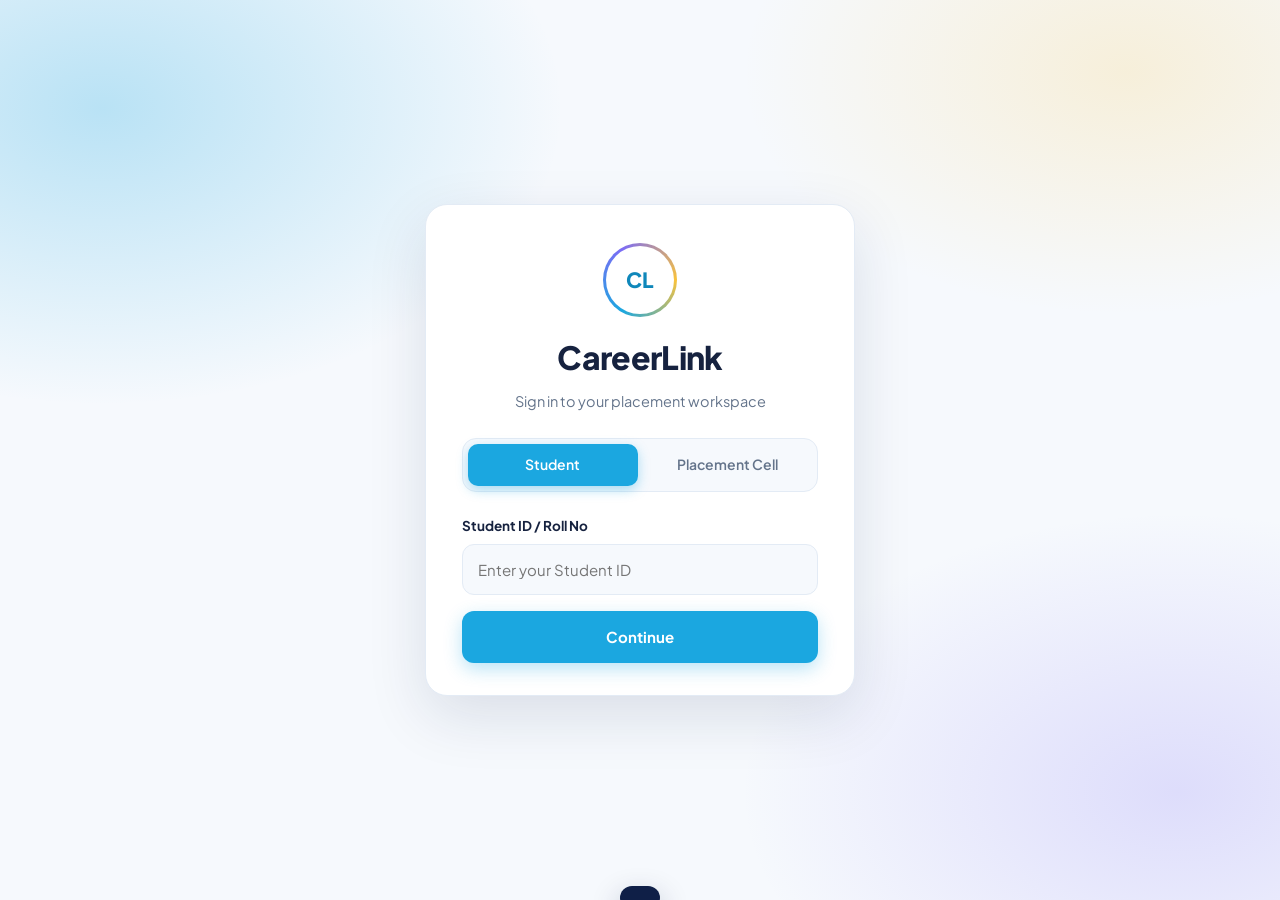
<file: template/index.html>
<!DOCTYPE html>
<html lang="en">
<head>
<meta charset="utf-8">
<meta name="viewport" content="width=device-width, initial-scale=1, viewport-fit=cover">
<title>CareerLink — Placement &amp; Internship Management System</title>
<link rel="preconnect" href="https://fonts.googleapis.com">
<link rel="preconnect" href="https://fonts.gstatic.com" crossorigin>
<link href="https://fonts.googleapis.com/css2?family=Plus+Jakarta+Sans:wght@400;500;600;700;800&display=swap" rel="stylesheet">
<style>
:root{
  --navy:#0f1f47;
  --navy-2:#16294f;
  --ink:#16223f;
  --ink-soft:#64748b;
  --paper:#f6f9fd;
  --surface:#ffffff;
  --line:#e3ebf5;
  --sky:#1ba7e0;
  --sky-deep:#0f87ba;
  --sky-soft:#e8f6fd;
  --amber:#f9c23c;
  --green:#12a06a;
  --green-soft:#e4f7ef;
  --rose:#ef4a5e;
  --violet:#7c6cf5;
  --shadow:0 1px 2px rgba(15,31,71,.05),0 12px 28px rgba(15,31,71,.07);
  box-sizing:border-box;
  padding-top:env(safe-area-inset-top,0px);
  padding-bottom:env(safe-area-inset-bottom,0px);
  color-scheme:light;
}
*,*::before,*::after{box-sizing:border-box}
html,body{height:100%}
body{margin:0;background:var(--paper);color:var(--ink);
  font:400 15px/1.55 "Plus Jakarta Sans",-apple-system,BlinkMacSystemFont,"Segoe UI",sans-serif;
  -webkit-font-smoothing:antialiased}
h1,h2,h3{margin:0;letter-spacing:-.02em;font-weight:800}
button{font:inherit;cursor:pointer;border:0;background:none;color:inherit}
input,select{font:inherit;color:inherit}
:focus-visible{outline:3px solid var(--sky);outline-offset:2px;border-radius:8px}
@media (prefers-reduced-motion:reduce){*{animation:none!important;transition:none!important}}

/* ============ LOGIN ============ */
.auth{min-height:100vh;display:grid;place-items:center;padding:32px 20px;
  background:
    radial-gradient(60% 55% at 8% 12%,rgba(27,167,224,.28),transparent 60%),
    radial-gradient(55% 50% at 92% 88%,rgba(124,108,245,.20),transparent 62%),
    radial-gradient(50% 45% at 88% 8%,rgba(249,194,60,.18),transparent 60%),
    var(--paper);
}
.logincard{width:100%;max-width:430px;background:var(--surface);border:1px solid var(--line);
  border-radius:22px;padding:38px 36px 32px;box-shadow:0 20px 60px rgba(15,31,71,.12);text-align:center}
.crest{width:74px;height:74px;margin:0 auto 16px;border-radius:50%;display:grid;place-items:center;
  background:conic-gradient(from 210deg,var(--sky),var(--violet),var(--amber),var(--sky));padding:3px}
.crest i{width:100%;height:100%;border-radius:50%;background:var(--surface);display:grid;place-items:center;
  font-style:normal;font-weight:800;font-size:21px;letter-spacing:.02em;color:var(--sky-deep)}
.logincard h1{font-size:32px}
.logincard .sub{color:var(--ink-soft);font-size:14.5px;margin:7px 0 26px}
.roletabs{display:grid;grid-template-columns:1fr 1fr;gap:5px;padding:5px;background:var(--paper);
  border:1px solid var(--line);border-radius:14px;margin-bottom:24px}
.roletabs button{padding:10px 6px;border-radius:10px;font-weight:600;font-size:14px;color:var(--ink-soft);transition:.16s}
.roletabs button[aria-selected="true"]{background:var(--sky);color:#fff;box-shadow:0 4px 12px rgba(27,167,224,.35)}
.field{display:block;text-align:left;margin-bottom:16px}
.field .lab{display:flex;justify-content:space-between;align-items:baseline;margin-bottom:7px}
.field .lab span{font-size:13.5px;font-weight:700}
.field .lab a{font-size:13px;color:var(--sky-deep);text-decoration:none;font-weight:600}
.input{width:100%;padding:13px 15px;border-radius:12px;border:1.5px solid var(--line);
  background:var(--paper);transition:.15s}
.input:focus{outline:none;border-color:var(--sky);background:var(--surface);box-shadow:0 0 0 4px rgba(27,167,224,.14)}
.input:disabled{background:var(--sky-soft);color:var(--sky-deep);font-weight:600;border-color:transparent;cursor:default}
.btn{width:100%;padding:14px;border-radius:12px;font-weight:700;color:#fff;background:var(--sky);
  box-shadow:0 6px 18px rgba(27,167,224,.3);transition:.14s}
.btn:hover{background:var(--sky-deep)}
.btn:active{transform:translateY(1px)}
.hint{margin-top:18px;padding:12px 14px;border-radius:12px;background:var(--sky-soft);
  font-size:13px;color:var(--ink-soft);text-align:left}
.hint b{color:var(--ink)}
.err{margin-top:12px;font-size:13.5px;color:var(--rose);font-weight:600;display:none}

/* ============ APP SHELL ============ */
.app{display:none;min-height:100vh;grid-template-columns:266px 1fr;grid-template-rows:68px 1fr}
.app.on{display:grid}
.topbar{grid-column:1/-1;display:flex;align-items:center;gap:16px;padding:0 24px;
  background:var(--surface);border-bottom:1px solid var(--line);position:sticky;top:0;z-index:20}
.topbar .mark{width:36px;height:36px;border-radius:50%;display:grid;place-items:center;font-weight:800;
  font-size:15px;color:#fff;background:linear-gradient(140deg,var(--sky),var(--violet))}
.topbar .rule{width:1px;height:26px;background:var(--line)}
.topbar h2{font-size:18px}
.topbar .right{margin-left:auto;display:flex;align-items:center;gap:12px}
.iconbtn{width:38px;height:38px;border-radius:50%;background:var(--sky-soft);display:grid;place-items:center;
  font-size:16px;position:relative}
.iconbtn .dot{position:absolute;top:8px;right:9px;width:7px;height:7px;border-radius:50%;background:var(--rose)}
.me{width:38px;height:38px;border-radius:50%;background:var(--amber);color:var(--navy);
  display:grid;place-items:center;font-weight:800}

.side{background:var(--navy);color:#cbd8ef;padding:22px 14px 18px;display:flex;flex-direction:column;
  position:sticky;top:68px;height:calc(100vh - 68px)}
.menulabel{font-size:11px;font-weight:700;letter-spacing:.14em;color:#7b8cb3;padding:0 12px;margin-bottom:12px}
.nav{display:flex;flex-direction:column;gap:3px}
.nav button{display:flex;align-items:center;gap:12px;padding:12px 14px;border-radius:10px;font-size:14.5px;
  font-weight:600;color:#c3d1ea;text-align:left;position:relative;transition:.15s}
.nav button:hover{background:var(--navy-2);color:#fff}
.nav button.active{background:var(--navy-2);color:var(--amber)}
.nav button.active::before{content:"";position:absolute;left:-14px;top:9px;bottom:9px;width:4px;
  border-radius:0 4px 4px 0;background:var(--amber)}
.nav .ic{width:19px;text-align:center;font-size:15px}
.side footer{margin-top:auto;border-top:1px solid rgba(255,255,255,.09);padding-top:14px;display:flex;flex-direction:column;gap:2px}
.side footer button{display:flex;align-items:center;gap:12px;padding:11px 14px;border-radius:10px;
  font-size:14px;font-weight:600;color:#c3d1ea}
.side footer button:hover{background:var(--navy-2)}
.side footer button.out{color:#ff7a89}

.main{padding:26px 30px 60px;max-width:1220px}
.pagehead{border-bottom:1px solid var(--line);padding-bottom:16px;margin-bottom:22px;
  display:flex;justify-content:space-between;align-items:flex-end;gap:18px;flex-wrap:wrap}
.pagehead h1{font-size:26px;color:var(--ink)}
.pagehead p{margin:6px 0 0;color:var(--ink-soft);font-size:14.5px}
.chip{display:inline-flex;align-items:center;gap:8px;padding:10px 16px;border-radius:999px;
  background:var(--surface);border:1px solid var(--line);font-size:14px;font-weight:600;box-shadow:var(--shadow)}
.chip.on{background:var(--sky-soft);border-color:transparent;color:var(--sky-deep)}
.view{display:none}.view.on{display:block}

.panel{background:var(--surface);border:1px solid var(--line);border-radius:16px;padding:20px;box-shadow:var(--shadow)}
.grid{display:grid;gap:16px}
.g4{grid-template-columns:repeat(4,1fr)}
.g3{grid-template-columns:repeat(3,1fr)}
.g2{grid-template-columns:repeat(2,1fr)}
.stat b{display:block;font-size:30px;font-weight:800;line-height:1.15}
.stat small{color:var(--ink-soft);font-size:13px;font-weight:500}
.stat.accent{background:linear-gradient(140deg,var(--sky),#1264a8);color:#fff;border-color:transparent}
.stat.accent small{color:rgba(255,255,255,.85)}

.banner{background:var(--surface);border:1px solid var(--line);border-radius:16px;padding:20px 22px;margin-bottom:18px;box-shadow:var(--shadow)}
.banner h3{font-size:19px}
.banner p{margin:6px 0 0;color:var(--ink-soft);font-size:14.5px}
.banner p b{color:var(--sky-deep)}

.job{background:var(--surface);border:1px solid var(--line);border-radius:16px;padding:18px 20px;
  box-shadow:var(--shadow);display:grid;grid-template-columns:1fr auto;gap:16px;align-items:start;margin-bottom:14px}
.job.locked{opacity:.7}
.job h3{font-size:17px;display:flex;align-items:center;gap:9px;flex-wrap:wrap}
.job .co{color:var(--ink-soft);font-size:14px;margin:4px 0 0}
.badge{font-size:11.5px;font-weight:700;padding:3px 9px;border-radius:7px;background:var(--green-soft);color:var(--green)}
.badge.warn{background:rgba(249,194,60,.2);color:#9a6a00}
.tags{display:flex;flex-wrap:wrap;gap:7px;margin-top:13px}
.tag{font-size:12.5px;font-weight:600;padding:5px 10px;border-radius:8px;background:var(--paper);
  border:1px solid var(--line);color:var(--ink-soft)}
.tag.skill{background:var(--sky-soft);border-color:transparent;color:var(--sky-deep)}
.pkg{font-size:21px;font-weight:800;text-align:right;white-space:nowrap}
.pkg small{display:block;font-size:12px;font-weight:500;color:var(--ink-soft)}
.act{margin-top:10px;display:flex;flex-direction:column;align-items:flex-end;gap:6px}
.apply{padding:10px 20px;border-radius:10px;background:var(--sky);color:#fff;font-weight:700;font-size:14px;
  box-shadow:0 5px 14px rgba(27,167,224,.28)}
.apply:hover{background:var(--sky-deep)}
.apply[disabled]{background:var(--paper);color:var(--ink-soft);border:1px solid var(--line);
  box-shadow:none;cursor:not-allowed}
.why{font-size:12.5px;color:var(--rose);max-width:23ch;text-align:right;font-weight:500}

.pill{font-size:12px;font-weight:700;padding:4px 11px;border-radius:999px;display:inline-block}
.pill.applied{background:rgba(249,194,60,.2);color:#9a6a00}
.pill.shortlisted{background:rgba(124,108,245,.14);color:var(--violet)}
.pill.interview{background:var(--sky-soft);color:var(--sky-deep)}
.pill.selected{background:var(--green-soft);color:var(--green)}
.pill.rejected{background:rgba(239,74,94,.14);color:var(--rose)}

table{width:100%;border-collapse:collapse;font-size:14.5px}
th{text-align:left;font-size:12.5px;font-weight:700;color:var(--ink-soft);padding:0 12px 10px;border-bottom:1px solid var(--line)}
td{padding:13px 12px;border-bottom:1px solid var(--line);vertical-align:middle}
tr:last-child td{border-bottom:0}
.tablewrap{overflow-x:auto}
.mini{padding:7px 14px;border-radius:9px;font-size:13px;font-weight:700;background:var(--paper);border:1px solid var(--line)}
.mini.go{background:var(--sky);color:#fff;border-color:transparent}
.mini.no{color:var(--rose)}

.timeline{list-style:none;margin:14px 0 0;padding:0 0 0 20px;border-left:2px solid var(--line)}
.timeline li{position:relative;padding:0 0 16px 16px;font-size:14px;color:var(--ink-soft)}
.timeline li::before{content:"";position:absolute;left:-27px;top:5px;width:12px;height:12px;border-radius:50%;
  background:var(--line);border:2px solid var(--surface)}
.timeline li.done::before{background:var(--sky)}
.timeline li.done{color:var(--ink);font-weight:600}

.toast{position:fixed;left:50%;bottom:26px;transform:translateX(-50%) translateY(150%);background:var(--navy);
  color:#fff;padding:12px 20px;border-radius:12px;font-size:14px;font-weight:600;
  box-shadow:0 12px 30px rgba(15,31,71,.3);transition:transform .25s;z-index:60}
.toast.show{transform:translateX(-50%) translateY(0)}
.empty{text-align:center;padding:44px 20px;color:var(--ink-soft)}
.empty b{display:block;color:var(--ink);font-size:16px;margin-bottom:4px}

@media(max-width:980px){
  .app.on{grid-template-columns:1fr;grid-template-rows:64px auto 1fr}
  .side{position:static;height:auto;flex-direction:row;flex-wrap:wrap;align-items:center;gap:8px;padding:12px 14px}
  .menulabel{display:none}
  .nav{flex-direction:row;flex-wrap:wrap;flex:1}
  .nav button.active::before{display:none}
  .side footer{margin:0;border:0;padding:0;flex-direction:row}
  .main{padding:20px 16px 50px}
  .g4,.g3,.g2{grid-template-columns:repeat(2,1fr)}
  .job{grid-template-columns:1fr}
  .pkg{text-align:left}.act{align-items:flex-start}.why{text-align:left}
}
@media(max-width:560px){.g4,.g3,.g2{grid-template-columns:1fr}.logincard{padding:30px 22px 26px}}
</style>
</head>
<body>

<!-- ============ LOGIN ============ -->
<div class="auth" id="auth">
  <div class="logincard">
    <div class="crest"><i>CL</i></div>
    <h1>CareerLink</h1>
    <p class="sub">Sign in to your placement workspace</p>

    <div class="roletabs" role="tablist">
      <button role="tab" aria-selected="true" data-role="student">Student</button>
      <button role="tab" aria-selected="false" data-role="admin">Placement Cell</button>
    </div>

    <div id="step1">
      <label class="field">
        <span class="lab"><span id="idLabel">Student ID / Roll No</span></span>
        <input class="input" id="uid" autocomplete="username" placeholder="Enter your Student ID">
      </label>
      <button class="btn" id="continueBtn">Continue</button>
      <p class="err" id="err1">Enter your ID to continue.</p>
    </div>

    <!-- returning user: password login -->
    <div id="stepLogin" style="display:none">
      <label class="field">
        <span class="lab"><span>Signing in as</span><a href="#" class="changeId" onclick="return false">Change</a></span>
        <input class="input" id="uidDisplay1" disabled>
      </label>
      <label class="field">
        <span class="lab"><span>Password</span><a href="#" id="forgot" onclick="return false">Forgot Password?</a></span>
        <input class="input" id="pwd" type="password" autocomplete="current-password" placeholder="••••••••">
      </label>
      <button class="btn" id="loginBtn">Login</button>
      <p class="err" id="errLogin">That password doesn't match this ID.</p>
    </div>

    <!-- first-time user: create a password -->
    <div id="stepCreate" style="display:none">
      <div class="hint" style="margin:0 0 18px">No account found for this ID yet. Set a password to create one.</div>
      <label class="field">
        <span class="lab"><span>Signing in as</span><a href="#" class="changeId" onclick="return false">Change</a></span>
        <input class="input" id="uidDisplay2" disabled>
      </label>
      <label class="field">
        <span class="lab"><span>Create password</span></span>
        <input class="input" id="pwdNew" type="password" autocomplete="new-password" placeholder="At least 4 characters">
      </label>
      <label class="field">
        <span class="lab"><span>Confirm password</span></span>
        <input class="input" id="pwdNew2" type="password" autocomplete="new-password" placeholder="Re-enter password">
      </label>
      <button class="btn" id="createBtn">Set password &amp; sign in</button>
      <p class="err" id="errCreate">Check both passwords match and are at least 4 characters.</p>
    </div>

    <!-- forgot password: reset -->
    <div id="stepReset" style="display:none">
      <label class="field">
        <span class="lab"><span>Resetting password for</span><a href="#" class="changeId" onclick="return false">Change</a></span>
        <input class="input" id="uidDisplay3" disabled>
      </label>
      <label class="field">
        <span class="lab"><span>New password</span></span>
        <input class="input" id="pwdReset" type="password" autocomplete="new-password" placeholder="At least 4 characters">
      </label>
      <label class="field">
        <span class="lab"><span>Confirm new password</span></span>
        <input class="input" id="pwdReset2" type="password" autocomplete="new-password" placeholder="Re-enter password">
      </label>
      <button class="btn" id="resetBtn">Save password &amp; sign in</button>
      <p class="err" id="errReset">Check both passwords match and are at least 4 characters.</p>
    </div>
  </div>
</div>

<!-- ============ APP ============ -->
<div class="app" id="app">
  <header class="topbar">
    <div class="mark" id="mark">CL</div>
    <div class="rule"></div>
    <h2 id="portalName">Student Portal</h2>
    <div class="right">
      <button class="iconbtn" id="bell" title="Notifications">🔔<span class="dot"></span></button>
      <div class="me" id="avatar">S</div>
    </div>
  </header>

  <aside class="side">
    <div class="menulabel">MAIN MENU</div>
    <nav class="nav" id="nav"></nav>
    <footer>
      <button id="chpwd"><span class="ic">🔑</span> Change Password</button>
      <button class="out" id="signout"><span class="ic">⇥</span> Logout</button>
    </footer>
  </aside>

  <main class="main" id="main"></main>
</div>

<div class="toast" id="toast"></div>

<script>
/* ---------------- data ---------------- */
const me={name:"Shanu Khatana",roll:"240221096",branch:"CSE",cgpa:8.4,backlogs:0,currentOffer:0,
  skills:["Java","SQL","React","DBMS"],resume:"Shanu_Khatana_v3.pdf"};

const opportunities=[
 {id:1,role:"Software Engineer — Backend",company:"Zeta Systems",type:"Full-time",location:"Bengaluru",
  cgpa:7.5,branches:["CSE","IT"],maxBacklogs:0,package:14,openings:12,deadline:"28 Sep",skills:["Java","SQL","REST"],applicants:64},
 {id:2,role:"Data Analyst Intern",company:"Nimbus Analytics",type:"Internship",location:"Remote",
  cgpa:7.0,branches:["CSE","IT","ECE"],maxBacklogs:1,package:6,openings:8,deadline:"25 Sep",skills:["Python","SQL","Excel"],applicants:38},
 {id:3,role:"Platform Engineer",company:"Arclight Cloud",type:"Full-time",location:"Hyderabad",
  cgpa:8.0,branches:["CSE","IT"],maxBacklogs:0,package:22,openings:4,deadline:"2 Oct",skills:["Linux","Docker","Go"],applicants:27},
 {id:4,role:"Embedded Firmware Engineer",company:"Volt Instruments",type:"Full-time",location:"Pune",
  cgpa:7.2,branches:["ECE","EEE"],maxBacklogs:2,package:9,openings:6,deadline:"30 Sep",skills:["C","RTOS"],applicants:19},
 {id:5,role:"Frontend Developer",company:"Paperfold",type:"Full-time",location:"Noida",
  cgpa:7.0,branches:["CSE","IT"],maxBacklogs:1,package:8,openings:10,deadline:"26 Sep",skills:["React","CSS","JS"],applicants:52}
];

let applications=[
 {id:101,oppId:5,student:"Shanu Khatana",roll:"240221096",branch:"CSE",cgpa:8.4,status:"Interview",date:"14 Sep"},
 {id:102,oppId:2,student:"Shanu Khatana",roll:"240221096",branch:"CSE",cgpa:8.4,status:"Shortlisted",date:"16 Sep"}
];
const otherApps=[
 {id:201,oppId:1,student:"Abhinav Khatana",roll:"240211097",branch:"CSE",cgpa:8.1,status:"Applied",date:"18 Sep"},
 {id:202,oppId:1,student:"Jyotsna Chamoli",roll:"240211628",branch:"IT",cgpa:7.9,status:"Applied",date:"18 Sep"},
 {id:203,oppId:3,student:"Ritika Rawat",roll:"240211455",branch:"CSE",cgpa:9.1,status:"Shortlisted",date:"17 Sep"},
 {id:204,oppId:4,student:"Manav Negi",roll:"240210988",branch:"ECE",cgpa:7.4,status:"Applied",date:"19 Sep"},
 {id:205,oppId:5,student:"Priya Bisht",roll:"240211220",branch:"IT",cgpa:6.8,status:"Rejected",date:"15 Sep"}
];

let role="student";
const $=s=>document.querySelector(s);
const esc=s=>String(s).replace(/[&<>]/g,c=>({'&':'&amp;','<':'&lt;','>':'&gt;'}[c]));
const opp=id=>opportunities.find(o=>o.id===id);
const toast=m=>{const t=$("#toast");t.textContent=m;t.classList.add("show");clearTimeout(t._t);t._t=setTimeout(()=>t.classList.remove("show"),2400)};

function check(o){
  if(me.cgpa<o.cgpa) return `Needs ${o.cgpa} CGPA — you have ${me.cgpa}`;
  if(!o.branches.includes(me.branch)) return `Open to ${o.branches.join(", ")} only`;
  if(me.backlogs>o.maxBacklogs) return `Max ${o.maxBacklogs} backlog allowed`;
  if(me.currentOffer&&o.package<=me.currentOffer) return `Below your ₹${me.currentOffer} LPA offer`;
  return null;
}
const applied=id=>applications.some(a=>a.oppId===id);

/* ---------------- accounts (stored in this browser only) ---------------- */
function loadAccounts(){
  try{ return JSON.parse(localStorage.getItem("careerlink_accounts")||"{}"); }
  catch(e){ return {}; }
}
function saveAccounts(obj){
  try{ localStorage.setItem("careerlink_accounts", JSON.stringify(obj)); }
  catch(e){ /* storage unavailable — session still works, just won't persist */ }
}
const acctKey=(r,id)=>r+":"+id.trim().toLowerCase();

/* ---------------- login ---------------- */
let pendingId="";
const steps=["step1","stepLogin","stepCreate","stepReset"];
function showStep(name){
  steps.forEach(s=>$("#"+s).style.display = s===name?"block":"none");
  ["#err1","#errLogin","#errCreate","#errReset"].forEach(s=>$(s).style.display="none");
}

document.querySelectorAll(".roletabs button").forEach(b=>b.onclick=()=>{
  document.querySelectorAll(".roletabs button").forEach(x=>x.setAttribute("aria-selected",x===b));
  role=b.dataset.role;
  const st=role==="student";
  $("#idLabel").textContent=st?"Student ID / Roll No":"Staff ID / Email";
  $("#uid").placeholder=st?"Enter your Student ID":"placement@college.edu";
  $("#uid").value="";
  showStep("step1");
});

$("#continueBtn").onclick=()=>{
  const u=$("#uid").value.trim();
  if(!u){$("#err1").style.display="block";return}
  pendingId=u;
  const accounts=loadAccounts();
  const exists = !!accounts[acctKey(role,u)];
  $("#uidDisplay1").value=u;$("#uidDisplay2").value=u;$("#uidDisplay3").value=u;
  if(exists){ showStep("stepLogin"); $("#pwd").value=""; $("#pwd").focus(); }
  else{ showStep("stepCreate"); $("#pwdNew").value="";$("#pwdNew2").value=""; $("#pwdNew").focus(); }
};
$("#uid").addEventListener("keydown",e=>{if(e.key==="Enter")$("#continueBtn").click()});
document.querySelectorAll(".changeId").forEach(a=>a.onclick=()=>showStep("step1"));

$("#loginBtn").onclick=()=>{
  const accounts=loadAccounts(), key=acctKey(role,pendingId), p=$("#pwd").value;
  if(!p || accounts[key]!==p){ $("#errLogin").style.display="block"; return; }
  $("#errLogin").style.display="none"; enter();
};
$("#pwd").addEventListener("keydown",e=>{if(e.key==="Enter")$("#loginBtn").click()});

$("#forgot").onclick=()=>{ $("#pwdReset").value="";$("#pwdReset2").value=""; showStep("stepReset"); $("#pwdReset").focus(); };

$("#createBtn").onclick=()=>{
  const a=$("#pwdNew").value, b=$("#pwdNew2").value;
  if(a.length<4 || a!==b){ $("#errCreate").style.display="block"; return; }
  const accounts=loadAccounts(); accounts[acctKey(role,pendingId)]=a; saveAccounts(accounts);
  $("#errCreate").style.display="none"; toast("Password set — you're in"); enter();
};
[$("#pwdNew"),$("#pwdNew2")].forEach(el=>el.addEventListener("keydown",e=>{if(e.key==="Enter")$("#createBtn").click()}));

$("#resetBtn").onclick=()=>{
  const a=$("#pwdReset").value, b=$("#pwdReset2").value;
  if(a.length<4 || a!==b){ $("#errReset").style.display="block"; return; }
  const accounts=loadAccounts(); accounts[acctKey(role,pendingId)]=a; saveAccounts(accounts);
  $("#errReset").style.display="none"; toast("Password updated — you're in"); enter();
};
[$("#pwdReset"),$("#pwdReset2")].forEach(el=>el.addEventListener("keydown",e=>{if(e.key==="Enter")$("#resetBtn").click()}));

$("#signout").onclick=()=>{
  $("#app").classList.remove("on");$("#auth").style.display="grid";
  $("#uid").value=""; showStep("step1");
};
$("#chpwd").onclick=()=>{ $("#app").classList.remove("on");$("#auth").style.display="grid"; $("#uid").value=pendingId; $("#continueBtn").click(); $("#forgot").click(); };
$("#bell").onclick=()=>toast(role==="student"?"2 deadlines closing this week":"3 new applications today");

function enter(){
  $("#auth").style.display="none";
  $("#app").classList.add("on");$("#app").dataset.role=role;
  const items=role==="student"
    ?[["opps","Opportunities","🎯"],["mine","My Applications","📄"],["profile","My Profile","👤"]]
    :[["overview","Overview","📊"],["post","Post Opportunity","➕"],["apps","Applications","🗂"],["companies","Companies","🏢"]];
  $("#nav").innerHTML=items.map(([k,l,i],n)=>`<button data-view="${k}" class="${n?"":"active"}"><span class="ic">${i}</span>${l}</button>`).join("");
  $("#nav").querySelectorAll("button").forEach(b=>b.onclick=()=>{
    $("#nav").querySelectorAll("button").forEach(x=>x.classList.toggle("active",x===b));
    render(b.dataset.view);
  });
  $("#portalName").textContent=role==="student"?"Student Portal":"Placement Cell Portal";
  $("#avatar").textContent=role==="student"?"S":"P";
  render(items[0][0]);window.scrollTo(0,0);
}

/* ---------------- views ---------------- */
function render(v){
  $("#main").innerHTML=({opps:studentOpps,mine:studentApps,profile:studentProfile,
    overview:adminOverview,post:adminPost,apps:adminApps,companies:adminCompanies})[v]();
  bind();window.scrollTo(0,0);
}
const head=(t,s,extra="")=>`<div class="pagehead"><div><h1>${t}</h1><p>${s}</p></div>${extra}</div>`;

function studentOpps(){
  const cards=opportunities.map(o=>{
    const why=check(o),done=applied(o.id);
    return `<article class="job ${why?"locked":""}">
      <div>
        <h3>${esc(o.role)} ${why?'<span class="badge warn">Not eligible</span>':'<span class="badge">Eligible</span>'}</h3>
        <p class="co">${esc(o.company)} · ${o.location} · ${o.type}</p>
        <div class="tags">
          <span class="tag">CGPA ≥ ${o.cgpa}</span>
          <span class="tag">${o.branches.join(" / ")}</span>
          <span class="tag">Backlogs ≤ ${o.maxBacklogs}</span>
          <span class="tag">Apply by ${o.deadline}</span>
          ${o.skills.map(s=>`<span class="tag skill">${s}</span>`).join("")}
        </div>
      </div>
      <div>
        <div class="pkg">₹${o.package} LPA<small>${o.openings} openings</small></div>
        <div class="act">
          <button class="apply" data-apply="${o.id}" ${why||done?"disabled":""}>${done?"Applied":why?"Locked":"Apply now"}</button>
          ${why?`<span class="why">${esc(why)}</span>`:""}
        </div>
      </div>
    </article>`}).join("");
  return head("Opportunities","Roles open to you right now, checked against your profile.",
    `<span class="chip on">Semester 5 · 2026 batch</span>`)+`
    <div class="banner"><h3>Package rule</h3>
      <p>You can apply only to roles paying more than your current offer${me.currentOffer?` of <b>₹${me.currentOffer} LPA</b>`:" — <b>you have no offer yet</b>, so everything is open"}.</p></div>
    ${cards}`;
}

function studentApps(){
  if(!applications.length) return head("My Applications","Track where each application stands.")+
    `<div class="panel empty"><b>Nothing here yet</b>Apply to a role and it will show up here.</div>`;
  const stages=["Applied","Shortlisted","Interview","Selected"];
  return head("My Applications","Track where each application stands.")+applications.map(a=>{
    const o=opp(a.oppId),i=stages.indexOf(a.status);
    return `<div class="panel" style="margin-bottom:14px">
      <div style="display:flex;justify-content:space-between;gap:14px;flex-wrap:wrap;align-items:flex-start">
        <div><h3 style="font-size:17px">${esc(o.role)}</h3>
        <p style="margin:4px 0 0;color:var(--ink-soft);font-size:14px">${esc(o.company)} · applied ${a.date} · ₹${o.package} LPA</p></div>
        <span class="pill ${a.status.toLowerCase()}">${a.status}</span></div>
      <ul class="timeline">${stages.map((s,k)=>`<li class="${k<=i&&a.status!=="Rejected"?"done":""}">${s}</li>`).join("")}</ul>
    </div>`}).join("");
}

function studentProfile(){
  return head("My Profile","What recruiters and the placement cell see.")+`
  <div class="grid g4" style="margin-bottom:18px">
    <div class="panel stat"><b>${me.cgpa}</b><small>CGPA</small></div>
    <div class="panel stat"><b>${me.backlogs}</b><small>Active backlogs</small></div>
    <div class="panel stat"><b>${applications.length}</b><small>Applications</small></div>
    <div class="panel stat accent"><b>${me.currentOffer?"₹"+me.currentOffer+" LPA":"None"}</b><small>Current offer</small></div>
  </div>
  <div class="grid g2">
    <div class="panel"><h3 style="font-size:16px;margin-bottom:12px">Details</h3>
      <table><tbody>
        <tr><td style="color:var(--ink-soft)">Name</td><td>${me.name}</td></tr>
        <tr><td style="color:var(--ink-soft)">Roll number</td><td>${me.roll}</td></tr>
        <tr><td style="color:var(--ink-soft)">Branch</td><td>${me.branch}</td></tr>
        <tr><td style="color:var(--ink-soft)">Resume</td><td>${me.resume}</td></tr>
      </tbody></table></div>
    <div class="panel"><h3 style="font-size:16px;margin-bottom:12px">Skills</h3>
      <div class="tags">${me.skills.map(s=>`<span class="tag skill">${s}</span>`).join("")}</div>
      <p style="color:var(--ink-soft);font-size:14px;margin-top:18px">Skills are matched against each role's requirements to rank you during shortlisting.</p></div>
  </div>`;
}

/* ---------- admin ---------- */
const allApps=()=>[...applications,...otherApps];

function adminOverview(){
  const a=allApps();
  const recent=a.slice(0,5).map(x=>`<tr>
    <td><b>${esc(x.student)}</b><br><small style="color:var(--ink-soft)">${x.roll} · ${x.branch}</small></td>
    <td>${esc(opp(x.oppId).role)}<br><small style="color:var(--ink-soft)">${esc(opp(x.oppId).company)}</small></td>
    <td>${x.date}</td><td><span class="pill ${x.status.toLowerCase()}">${x.status}</span></td></tr>`).join("");
  return head("Overview","Placement activity for the 2026 batch.")+`
  <div class="grid g4" style="margin-bottom:18px">
    <div class="panel stat"><b>${opportunities.length}</b><small>Active opportunities</small></div>
    <div class="panel stat"><b>${a.length}</b><small>Total applications</small></div>
    <div class="panel stat"><b>${a.filter(x=>x.status==="Shortlisted"||x.status==="Interview").length}</b><small>In process</small></div>
    <div class="panel stat accent"><b>₹22 LPA</b><small>Highest package</small></div>
  </div>
  <div class="panel"><h3 style="font-size:16px;margin-bottom:12px">Recent applications</h3>
  <div class="tablewrap"><table><thead><tr><th>Student</th><th>Role</th><th>Applied</th><th>Status</th></tr></thead>
  <tbody>${recent}</tbody></table></div></div>`;
}

function adminPost(){
  return head("Post Opportunity","Publish a role — eligible students see it instantly.")+`
  <div class="panel" style="max-width:780px">
    <div class="grid g2">
      <label class="field"><span class="lab"><span>Company</span></span><input class="input" id="f_co" placeholder="Zeta Systems"></label>
      <label class="field"><span class="lab"><span>Role</span></span><input class="input" id="f_role" placeholder="Software Engineer"></label>
      <label class="field"><span class="lab"><span>Package (₹ LPA)</span></span><input class="input" id="f_pkg" type="number" placeholder="14"></label>
      <label class="field"><span class="lab"><span>Openings</span></span><input class="input" id="f_open" type="number" placeholder="10"></label>
      <label class="field"><span class="lab"><span>Minimum CGPA</span></span><input class="input" id="f_cgpa" type="number" step="0.1" placeholder="7.5"></label>
      <label class="field"><span class="lab"><span>Maximum backlogs</span></span><input class="input" id="f_bl" type="number" placeholder="0"></label>
      <label class="field"><span class="lab"><span>Eligible branches</span></span><input class="input" id="f_br" placeholder="CSE, IT"></label>
      <label class="field"><span class="lab"><span>Application deadline</span></span><input class="input" id="f_dl" placeholder="30 Sep"></label>
    </div>
    <label class="field"><span class="lab"><span>Required skills</span></span><input class="input" id="f_sk" placeholder="Java, SQL, REST"></label>
    <button class="btn" id="publish" style="width:auto;padding:13px 28px">Publish opportunity</button>
  </div>`;
}

function adminApps(){
  const rows=allApps().map(x=>{const o=opp(x.oppId);
    return `<tr>
      <td><b>${esc(x.student)}</b><br><small style="color:var(--ink-soft)">${x.roll} · ${x.branch} · ${x.cgpa} CGPA</small></td>
      <td>${esc(o.role)}<br><small style="color:var(--ink-soft)">${esc(o.company)}</small></td>
      <td>₹${o.package} LPA</td>
      <td><span class="pill ${x.status.toLowerCase()}">${x.status}</span></td>
      <td style="white-space:nowrap">
        <button class="mini go" data-set="${x.id}" data-status="Shortlisted">Shortlist</button>
        <button class="mini no" data-set="${x.id}" data-status="Rejected">Reject</button></td></tr>`}).join("");
  return head("Applications","Shortlist or reject — students see the update on their tracker.")+`
    <div class="panel"><div class="tablewrap"><table>
    <thead><tr><th>Student</th><th>Role</th><th>Package</th><th>Status</th><th>Decision</th></tr></thead>
    <tbody>${rows}</tbody></table></div></div>`;
}

function adminCompanies(){
  const map={};opportunities.forEach(o=>{(map[o.company]=map[o.company]||[]).push(o)});
  return head("Companies","Recruiters currently hiring on campus.")+`<div class="grid g2">`+
    Object.entries(map).map(([c,list])=>`<div class="panel">
      <h3 style="font-size:16.5px">${esc(c)}</h3>
      <p style="color:var(--ink-soft);font-size:14px;margin:5px 0 12px">${list.length} open role${list.length>1?"s":""} · ${list.reduce((s,o)=>s+o.applicants,0)} applicants</p>
      <div class="tags">${list.map(o=>`<span class="tag">${esc(o.role)} — ₹${o.package} LPA</span>`).join("")}</div></div>`).join("")+`</div>`;
}

/* ---------------- actions ---------------- */
function bind(){
  document.querySelectorAll("[data-apply]").forEach(b=>b.onclick=()=>{
    const o=opp(+b.dataset.apply);
    applications.unshift({id:Date.now(),oppId:o.id,student:me.name,roll:me.roll,branch:me.branch,
      cgpa:me.cgpa,status:"Applied",date:"21 Sep"});
    toast(`Applied to ${o.role} at ${o.company}`);render("opps");
  });
  document.querySelectorAll("[data-set]").forEach(b=>b.onclick=()=>{
    const id=+b.dataset.set,s=b.dataset.status;
    [applications,otherApps].forEach(l=>{const a=l.find(x=>x.id===id);if(a)a.status=s});
    toast(`Marked ${s.toLowerCase()}`);render("apps");
  });
  const pub=$("#publish");
  if(pub) pub.onclick=()=>{
    const v=id=>$(id).value.trim();
    if(!v("#f_co")||!v("#f_role")||!v("#f_pkg")) return toast("Add company, role and package to publish");
    opportunities.unshift({id:Date.now(),role:v("#f_role"),company:v("#f_co"),type:"Full-time",
      location:"On campus",cgpa:+v("#f_cgpa")||0,branches:(v("#f_br")||"CSE").split(",").map(s=>s.trim()),
      maxBacklogs:+v("#f_bl")||0,package:+v("#f_pkg"),openings:+v("#f_open")||1,
      deadline:v("#f_dl")||"TBD",skills:v("#f_sk")?v("#f_sk").split(",").map(s=>s.trim()):[],applicants:0});
    toast("Opportunity published");
    document.querySelectorAll(".nav button").forEach(x=>x.classList.toggle("active",x.dataset.view==="companies"));
    render("companies");
  };
}
</script>
</body>
</html>
</file>
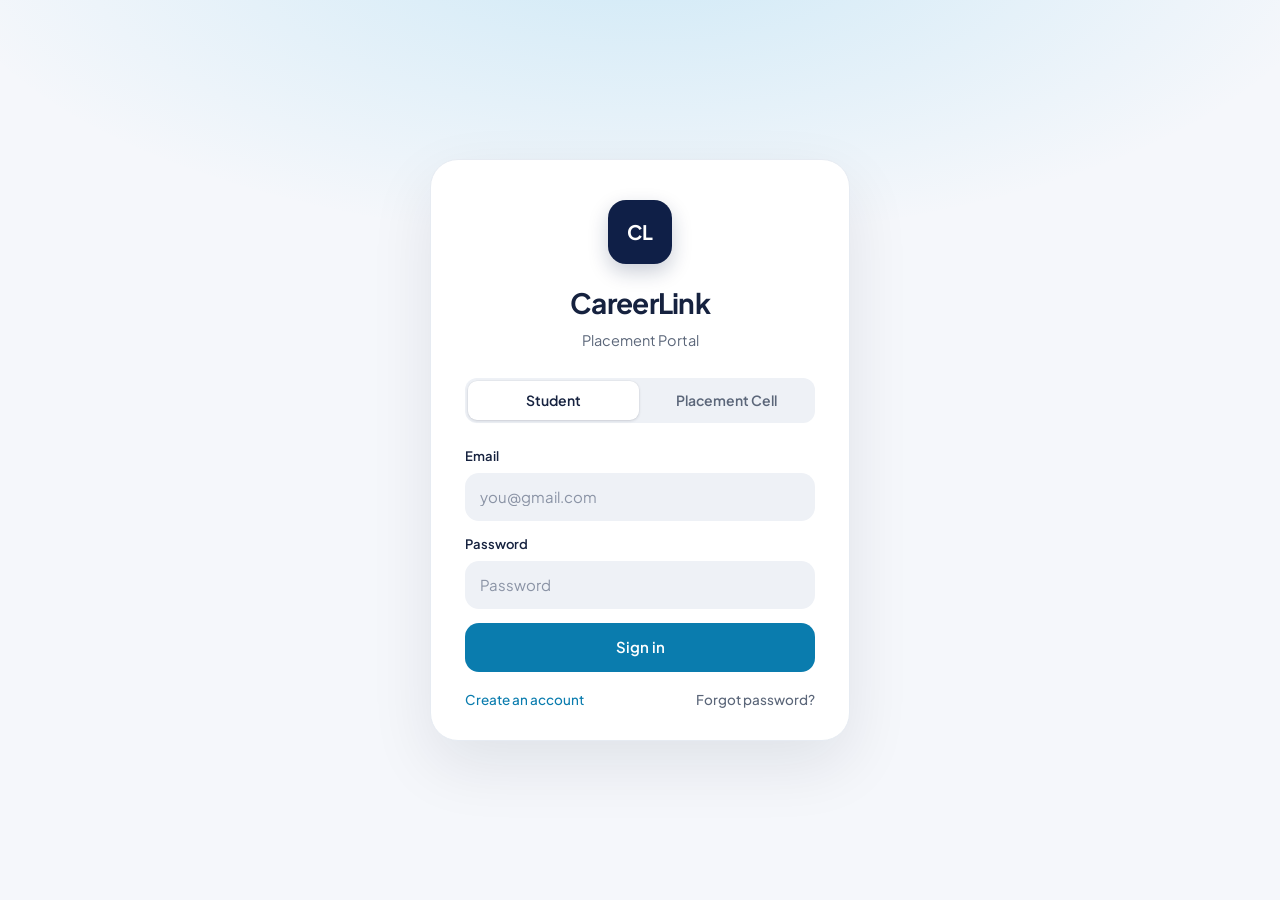
<file: templates/index.html>
<!DOCTYPE html>
<html lang="en">
<head>
<meta charset="utf-8">
<meta name="viewport" content="width=device-width, initial-scale=1, viewport-fit=cover">
<meta name="theme-color" content="#f5f7fb">
<meta name="description" content="CareerLink — the placement portal for students and the placement cell.">
<title>CareerLink — Placement Portal</title>
<link rel="icon" href="data:image/svg+xml,%3Csvg xmlns='http://www.w3.org/2000/svg' viewBox='0 0 64 64'%3E%3Crect width='64' height='64' rx='16' fill='%230f1f47'/%3E%3Ctext x='32' y='41' font-family='Arial,sans-serif' font-size='26' font-weight='700' text-anchor='middle' fill='white'%3ECL%3C/text%3E%3C/svg%3E">
<link rel="preconnect" href="https://fonts.googleapis.com">
<link rel="preconnect" href="https://fonts.gstatic.com" crossorigin>
<link rel="stylesheet" href="https://fonts.googleapis.com/css2?family=Plus+Jakarta+Sans:wght@400;500;600;700&display=swap">
<link rel="stylesheet" href="/static/style.css">
</head>
<body>

<!-- ============================ AUTH ============================ -->
<div id="auth" class="auth" style="display:none">
  <div class="logincard">
    <div class="crest"><i>CL</i></div>
    <h1>CareerLink</h1>
    <p class="sub">Placement Portal</p>

    <div class="roletabs" role="tablist" aria-label="Sign in as">
      <button data-role="student" aria-selected="true" role="tab">Student</button>
      <button data-role="admin"   aria-selected="false" role="tab">Placement Cell</button>
    </div>

    <!-- ---------- student login ---------- -->
    <section id="stLogin" class="step on">
      <label class="field"><span class="lab"><span>Email</span></span>
        <input class="input" id="stEmail" type="email" placeholder="you@gmail.com" autocomplete="email" inputmode="email" autocapitalize="none" spellcheck="false"></label>
      <label class="field"><span class="lab"><span>Password</span></span>
        <input class="input" id="stPass" type="password" placeholder="Password" autocomplete="current-password"></label>

      <div id="stLoginErr" class="err" role="alert"></div>
      <button class="btn" id="stLoginBtn">Sign in</button>

      <div class="authlinks">
        <a href="#" id="stRegisterLink">Create an account</a>
        <a href="#" id="stForgotLink" class="soft">Forgot password?</a>
      </div>
    </section>

    <!-- ---------- student register ---------- -->
    <section id="stRegister" class="step">
      <div class="regprogress" aria-hidden="true">
        <span class="dot on"></span><span class="dot"></span><span class="dot"></span>
      </div>

      <div class="regstep on" id="rgStep1">
        <label class="field"><span class="lab"><span>Full name</span></span>
          <input class="input" id="rgName" placeholder="As on your college ID" autocomplete="name"></label>
        <div class="field-row">
          <label class="field"><span class="lab"><span>Roll number</span></span>
            <input class="input" id="rgRoll" placeholder="21CSE001" autocapitalize="characters" spellcheck="false"></label>
          <label class="field"><span class="lab"><span>Branch</span></span>
            <select class="input" id="rgBranch">
              <option value="">Select…</option>
              <option>CSE</option><option>IT</option><option>ECE</option>
              <option>EEE</option><option>ME</option><option>CE</option>
            </select></label>
        </div>
        <label class="field"><span class="lab"><span>College email (Gmail)</span></span>
          <input class="input" id="rgEmail" type="email" placeholder="you@gmail.com" autocomplete="email" inputmode="email" autocapitalize="none" spellcheck="false"></label>
        <div class="field-row">
          <label class="field"><span class="lab"><span>Password</span></span>
            <input class="input" id="rgPass" type="password" placeholder="8+ characters" autocomplete="new-password"></label>
          <label class="field"><span class="lab"><span>Confirm</span></span>
            <input class="input" id="rgPass2" type="password" placeholder="Repeat" autocomplete="new-password"></label>
        </div>
        <button class="btn" id="rgSendOtp">Send verification code</button>
        <a href="#" id="stBackLogin" class="backlink">← Back to sign in</a>
      </div>

      <div class="regstep" id="rgStep2">
        <p class="sub echo">Code sent to <b id="rgEmailEcho"></b></p>
        <label class="field"><span class="lab"><span>6-digit code</span></span>
          <input class="input otp" id="rgOtp" maxlength="6" inputmode="numeric" pattern="[0-9]*" autocomplete="one-time-code" placeholder="••••••"></label>
        <button class="btn" id="rgVerify">Verify code</button>
        <a href="#" id="rgBackTo1" class="backlink">← Change details</a>
      </div>

      <div class="regstep" id="rgStep3">
        <div class="field-row">
          <label class="field"><span class="lab"><span>CGPA</span></span>
            <input class="input" id="rgCgpa" type="number" step="0.01" min="0" max="10" inputmode="decimal" value="0"></label>
          <label class="field"><span class="lab"><span>Backlogs</span></span>
            <input class="input" id="rgBacklogs" type="number" min="0" inputmode="numeric" value="0"></label>
        </div>
        <label class="field"><span class="lab"><span>Phone</span></span>
          <input class="input" id="rgPhone" type="tel" placeholder="+91…" autocomplete="tel"></label>
        <div class="field">
          <span class="lab"><span>Skills · <span id="rgSkillCount">0 selected</span></span></span>
          <div class="chip-picker" id="rgSkills"></div>
        </div>
        <button class="btn" id="rgFinish">Create account</button>
      </div>
      <div id="rgErr" class="err" role="alert"></div>
    </section>

    <!-- ---------- forgot password ---------- -->
    <section id="stForgot" class="step">
      <div id="fpStep1">
        <label class="field"><span class="lab"><span>College email</span></span>
          <input class="input" id="fpEmail" type="email" placeholder="you@gmail.com" autocomplete="email" inputmode="email" autocapitalize="none" spellcheck="false"></label>
        <button class="btn" id="fpSendOtp">Send reset code</button>
        <a href="#" id="fpBack" class="backlink">← Back to sign in</a>
      </div>
      <div id="fpStep2" style="display:none">
        <p class="sub echo">Code sent to <b id="fpEmailEcho"></b></p>
        <label class="field"><span class="lab"><span>6-digit code</span></span>
          <input class="input otp" id="fpOtp" maxlength="6" inputmode="numeric" pattern="[0-9]*" autocomplete="one-time-code" placeholder="••••••"></label>
        <div class="field-row">
          <label class="field"><span class="lab"><span>New password</span></span>
            <input class="input" id="fpPass" type="password" autocomplete="new-password"></label>
          <label class="field"><span class="lab"><span>Confirm</span></span>
            <input class="input" id="fpPass2" type="password" autocomplete="new-password"></label>
        </div>
        <button class="btn" id="fpFinish">Update password</button>
      </div>
      <div id="fpErr" class="err" role="alert"></div>
    </section>

    <!-- ---------- admin login ---------- -->
    <section id="adLogin" class="step">
      <label class="field"><span class="lab"><span>Email</span></span>
        <input class="input" id="adEmail" type="email" autocomplete="username" inputmode="email" autocapitalize="none" spellcheck="false"></label>
      <label class="field"><span class="lab"><span>Password</span></span>
        <input class="input" id="adPass" type="password" autocomplete="current-password"></label>
      <div id="adLoginErr" class="err" role="alert"></div>
      <button class="btn" id="adLoginBtn">Sign in</button>
    </section>
  </div>
</div>

<!-- ============================ APP ============================ -->
<div id="app" class="app">

  <header class="topbar">
    <div class="mark">CL</div>
    <div class="rule"></div>
    <h2 id="portalName">Student Portal</h2>
    <div class="right">
      <div class="me" id="avatar" aria-hidden="true">S</div>
    </div>
  </header>

  <aside class="side">
    <nav class="nav" id="nav" aria-label="Main"></nav>
    <footer>
      <button id="chpwd">
        <span class="ic"><svg viewBox="0 0 24 24" fill="none" stroke="currentColor" stroke-width="2" stroke-linecap="round" stroke-linejoin="round"><rect x="3" y="11" width="18" height="11" rx="2" ry="2"/><path d="M7 11V7a5 5 0 0 1 10 0v4"/></svg></span>
        Change password
      </button>
      <button id="signout" class="out">
        <span class="ic"><svg viewBox="0 0 24 24" fill="none" stroke="currentColor" stroke-width="2" stroke-linecap="round" stroke-linejoin="round"><path d="M9 21H5a2 2 0 0 1-2-2V5a2 2 0 0 1 2-2h4"/><polyline points="16 17 21 12 16 7"/><line x1="21" y1="12" x2="9" y2="12"/></svg></span>
        Sign out
      </button>
    </footer>
  </aside>

  <main class="main" id="main"></main>
</div>

<div id="toast" class="toast" role="status" aria-live="polite"></div>

<script src="/static/app.js"></script>
</body>
</html>
</file>
<file: static/style.css>
/* ================================================================
   CareerLink — stylesheet
   Sky-blue + navy identity, refined with a calmer, Apple-style
   system: generous space, frosted bars, soft radii, flat controls.
   ================================================================ */

:root{
  --navy:#0f1f47; --navy-2:#1a2d5a;
  --ink:#16223f; --ink-soft:#5b6679;
  --paper:#f5f7fb; --surface:#fff; --line:#e6ebf2; --line-strong:#d3dae6; --fill:#eef1f6;
  --sky:#1ba7e0; --sky-deep:#0a7cae; --sky-press:#086a95; --sky-soft:#e8f6fd;
  --amber:#f9c23c; --green:#0f8a5c; --green-soft:#e4f7ef;
  --rose:#d93a4f; --rose-soft:#fdecef;
  --r-lg:20px; --r-md:14px; --r-sm:10px;
  --shadow:0 1px 2px rgba(16,24,40,.04),0 8px 24px rgba(16,24,40,.05);
  --ease:cubic-bezier(.2,.8,.2,1);
  color-scheme:light;
}
*,*::before,*::after{box-sizing:border-box}
html{-webkit-text-size-adjust:100%}
html,body{height:100%}
body{margin:0;background:var(--paper);color:var(--ink);
  font:400 15px/1.5 "Plus Jakarta Sans",-apple-system,BlinkMacSystemFont,"SF Pro Text","Segoe UI",sans-serif;
  -webkit-font-smoothing:antialiased;text-rendering:optimizeLegibility}
h1,h2,h3{margin:0;letter-spacing:-.025em;font-weight:700}
p{margin:0}
button{font:inherit;cursor:pointer;border:0;background:none;color:inherit;-webkit-tap-highlight-color:transparent}
input,select,textarea{font:inherit;color:inherit}
a{color:var(--sky-deep);text-decoration:none}
a:hover{text-decoration:underline}
code{font-size:.9em;background:var(--fill);padding:2px 6px;border-radius:6px}
:focus-visible{outline:2px solid var(--sky);outline-offset:2px;border-radius:8px}
@media (prefers-reduced-motion:reduce){*,*::before,*::after{animation:none!important;transition:none!important}}

@keyframes fadeUp{from{opacity:0;transform:translateY(8px)}to{opacity:1;transform:none}}
@keyframes viewIn{from{opacity:0;transform:translateY(6px)}to{opacity:1;transform:none}}
@keyframes scaleIn{from{opacity:0;transform:scale(.98)}to{opacity:1;transform:none}}
@keyframes modalIn{from{opacity:0;transform:translateY(16px) scale(.985)}to{opacity:1;transform:none}}
@keyframes sheetIn{from{transform:translateY(100%)}to{transform:none}}

/* ---------------- sign-in ---------------- */
.auth{min-height:100vh;min-height:100dvh;display:grid;place-items:center;padding:32px 20px;
  background:radial-gradient(80% 50% at 50% -8%,rgba(27,167,224,.18),transparent 70%),var(--paper)}
.logincard{width:100%;max-width:420px;background:var(--surface);border:1px solid var(--line);
  border-radius:28px;padding:40px 34px 30px;box-shadow:0 24px 64px rgba(16,24,40,.09);
  text-align:center;animation:scaleIn .4s var(--ease)}
.crest{width:64px;height:64px;margin:0 auto 18px;border-radius:18px;display:grid;place-items:center;
  background:var(--navy);box-shadow:0 8px 20px rgba(15,31,71,.22)}
.crest i{font-style:normal;font-weight:700;font-size:20px;letter-spacing:.02em;color:#fff}
.logincard h1{font-size:28px}
.logincard .sub{color:var(--ink-soft);font-size:14.5px;margin:6px 0 26px}
.logincard .sub.echo{margin:0 0 18px;text-align:left}
.logincard .sub.echo b{color:var(--ink)}

.roletabs{display:grid;grid-template-columns:1fr 1fr;gap:2px;padding:3px;background:var(--fill);
  border-radius:12px;margin-bottom:24px}
.roletabs button{padding:9px 6px;border-radius:9px;font-weight:600;font-size:14px;color:var(--ink-soft);
  transition:background .2s var(--ease),color .2s,box-shadow .2s}
.roletabs button[aria-selected="true"]{background:var(--surface);color:var(--ink);
  box-shadow:0 1px 3px rgba(16,24,40,.14),0 0 0 .5px rgba(16,24,40,.04)}

.field{display:block;text-align:left;margin-bottom:14px}
.field .lab{display:flex;justify-content:space-between;align-items:baseline;margin-bottom:6px}
.field .lab span{font-size:13px;font-weight:600;color:var(--ink)}
.input{width:100%;padding:12px 14px;border-radius:var(--r-md);border:1px solid transparent;
  background:var(--fill);transition:background .15s,border-color .15s,box-shadow .15s;font-size:15px;
  min-height:46px}
.input::placeholder{color:#8a93a5}
.input:hover{background:#e9edf4}
.input:focus{outline:none;border-color:var(--sky);background:var(--surface);
  box-shadow:0 0 0 4px rgba(27,167,224,.18)}
.input:disabled{background:var(--paper);color:var(--ink-soft);border-color:var(--line);cursor:not-allowed}
textarea.input{resize:vertical;min-height:84px;line-height:1.5}
select.input{appearance:none;-webkit-appearance:none;padding-right:40px;cursor:pointer;
  background-image:url("data:image/svg+xml,%3Csvg xmlns='http://www.w3.org/2000/svg' width='12' height='8' fill='none' stroke='%235b6679' stroke-width='2' stroke-linecap='round' stroke-linejoin='round'%3E%3Cpath d='m1 1.5 5 5 5-5'/%3E%3C/svg%3E");
  background-repeat:no-repeat;background-position:right 16px center}
select.input:focus{background-color:var(--surface)}
input[type="file"].input{padding:10px 12px;font-size:14px;cursor:pointer}
input[type="file"]::file-selector-button{margin-right:12px;padding:6px 14px;border:0;border-radius:999px;
  background:var(--surface);color:var(--ink);font-weight:600;font-size:13px;cursor:pointer;
  box-shadow:0 0 0 1px var(--line-strong)}
.input.otp{letter-spacing:.4em;text-align:center;font-size:20px;font-weight:600;font-variant-numeric:tabular-nums}

.btn{display:block;width:100%;padding:13px 18px;border-radius:var(--r-md);font-weight:600;font-size:15px;
  color:#fff;background:var(--sky-deep);text-align:center;transition:background .15s,transform .12s var(--ease),opacity .15s}
.btn:hover{background:var(--sky-press)}
.btn:active{transform:scale(.985)}
.btn:disabled{opacity:.45;cursor:not-allowed;transform:none}
.btn.ghost{background:transparent;color:var(--ink);box-shadow:inset 0 0 0 1px var(--line-strong)}
.btn.ghost:hover{background:var(--fill)}
.btn.danger{background:var(--rose)}
.btn.danger:hover{background:#c02f43}
.btn.auto{display:inline-block;width:auto;padding:13px 26px}

.err{margin-top:12px;font-size:13.5px;color:var(--rose);font-weight:600;display:none;text-align:left;
  animation:fadeUp .2s ease-out}
.field-row{display:grid;grid-template-columns:1fr 1fr;gap:12px}
.authlinks{display:flex;justify-content:space-between;gap:12px;margin-top:18px;font-size:13.5px;font-weight:500}
.authlinks .soft{color:var(--ink-soft)}
.backlink{display:inline-block;margin-top:18px;font-size:13.5px;font-weight:500}

.step{display:none}
.step.on{display:block;animation:fadeUp .28s var(--ease)}
.regstep{display:none}
.regstep.on{display:block;animation:fadeUp .3s var(--ease)}
.regprogress{display:flex;justify-content:center;gap:6px;margin-bottom:24px}
.regprogress .dot{width:28px;height:4px;border-radius:4px;background:var(--line-strong);transition:all .3s}
.regprogress .dot.on{background:var(--sky-deep);width:40px}

/* chip picker */
.chip-picker{display:flex;flex-wrap:wrap;gap:8px;margin:8px 0 16px;padding:12px;background:var(--paper);
  border:1px solid var(--line);border-radius:var(--r-md);min-height:60px;max-height:220px;overflow-y:auto;text-align:left}
.skill-chip{padding:7px 14px;border-radius:999px;background:var(--surface);box-shadow:inset 0 0 0 1px var(--line-strong);
  font-size:13px;font-weight:600;cursor:pointer;transition:background .15s,color .15s,box-shadow .15s;user-select:none}
.skill-chip:hover{box-shadow:inset 0 0 0 1px var(--sky);color:var(--sky-deep)}
.skill-chip.on{background:var(--sky-deep);color:#fff;box-shadow:none}
.chip-empty{color:var(--ink-soft);font-size:13px}

/* ---------------- app shell ---------------- */
.app{display:none;min-height:100vh;min-height:100dvh;grid-template-columns:240px minmax(0,1fr);grid-template-rows:60px 1fr}
.app.on{display:grid}
.topbar{grid-column:1/-1;display:flex;align-items:center;gap:14px;padding:0 22px;position:sticky;top:0;z-index:30;
  background:rgba(255,255,255,.8);-webkit-backdrop-filter:saturate(180%) blur(20px);backdrop-filter:saturate(180%) blur(20px);
  border-bottom:1px solid rgba(16,24,40,.08)}
.topbar .mark{width:34px;height:34px;border-radius:10px;display:grid;place-items:center;font-weight:700;font-size:13px;
  color:#fff;background:var(--navy)}
.topbar .rule{width:1px;height:22px;background:var(--line-strong)}
.topbar h2{font-size:16px;font-weight:600;letter-spacing:-.01em}
.topbar .right{margin-left:auto;display:flex;align-items:center;gap:10px}
.me{width:34px;height:34px;border-radius:50%;background:var(--amber);color:var(--navy);display:grid;place-items:center;
  font-weight:700;font-size:14px}

.side{background:var(--navy);color:#fff;padding:18px 12px 16px;display:flex;flex-direction:column;
  position:sticky;top:60px;height:calc(100vh - 60px);height:calc(100dvh - 60px);overflow-y:auto}
.nav{display:flex;flex-direction:column;gap:2px}
.nav button{display:flex;align-items:center;gap:12px;padding:10px 12px;border-radius:10px;font-size:14.5px;font-weight:500;
  color:rgba(255,255,255,.72);text-align:left;white-space:nowrap;transition:background .15s,color .15s}
.nav button:hover{background:rgba(255,255,255,.08);color:#fff}
.nav button.active{background:rgba(255,255,255,.14);color:#fff;font-weight:600}
.nav button.active .ic{color:#6fcdf2}
.nav .ic{width:20px;height:20px;display:grid;place-items:center;flex-shrink:0}
.nav .ic svg{width:18px;height:18px}
.badge-count{margin-left:auto;min-width:20px;height:20px;padding:0 6px;border-radius:999px;background:var(--rose);color:#fff;
  font-size:11.5px;font-weight:700;display:grid;place-items:center;line-height:1}
.side footer{margin-top:auto;border-top:1px solid rgba(255,255,255,.1);padding-top:12px;display:flex;flex-direction:column;gap:2px}
.side footer button{display:flex;align-items:center;gap:12px;padding:10px 12px;border-radius:10px;font-size:14px;font-weight:500;
  color:rgba(255,255,255,.72);white-space:nowrap;transition:background .15s,color .15s}
.side footer button:hover{background:rgba(255,255,255,.08);color:#fff}
.side footer button.out{color:#ff8e9b}
.side footer .ic{width:20px;height:20px;display:grid;place-items:center}
.side footer .ic svg{width:17px;height:17px}

.main{padding:32px 36px 72px;width:100%;max-width:1180px;margin:0 auto;min-width:0}
.main.swap{animation:viewIn .26s var(--ease)}
.pagehead{display:flex;justify-content:space-between;align-items:flex-end;gap:18px;flex-wrap:wrap;margin-bottom:26px}
.pagehead h1{font-size:32px;letter-spacing:-.035em;line-height:1.15}
.pagehead p{margin-top:6px;color:var(--ink-soft);font-size:15px;max-width:60ch}
.headactions{display:flex;align-items:center;gap:10px;flex-wrap:wrap}
.chip{display:inline-flex;align-items:center;gap:8px;padding:8px 14px;border-radius:999px;background:var(--surface);
  box-shadow:inset 0 0 0 1px var(--line-strong);font-size:13.5px;font-weight:600}
.chip.on{background:var(--sky-soft);box-shadow:none;color:var(--sky-deep)}

.panel{background:var(--surface);border:1px solid var(--line);border-radius:var(--r-lg);padding:24px;box-shadow:var(--shadow)}
.panel.flush{padding:0;overflow:hidden}
.panel h3{font-size:17px}
.grid{display:grid;gap:16px}
.g4{grid-template-columns:repeat(4,minmax(0,1fr))}
.g3{grid-template-columns:repeat(3,minmax(0,1fr))}
.g2{grid-template-columns:repeat(2,minmax(0,1fr))}
.stat b{display:block;font-size:30px;font-weight:700;letter-spacing:-.03em;line-height:1.15}
.stat small{color:var(--ink-soft);font-size:13px;font-weight:500}
.stat.accent{background:var(--navy);color:#fff;border-color:transparent}
.stat.accent small{color:rgba(255,255,255,.72)}
.subhead{display:block;font-size:13px;font-weight:600;color:var(--ink-soft);margin-bottom:10px}

.pipe-row{display:flex;justify-content:space-between;align-items:center;gap:16px;padding:12px 0;border-bottom:1px solid var(--line);font-size:14.5px}
.pipe-row:last-child{border-bottom:0;padding-bottom:0}
.pipe-row:first-of-type{padding-top:0}
.pipe-row span{color:var(--ink-soft)}
.pipe-row b{font-weight:600;text-align:right}

/* opportunity cards */
.job{background:var(--surface);border:1px solid var(--line);border-radius:var(--r-lg);padding:22px 24px;box-shadow:var(--shadow);
  display:grid;grid-template-columns:minmax(0,1fr) auto;gap:20px;align-items:start;margin-bottom:14px;cursor:pointer;
  transition:box-shadow .22s var(--ease),transform .22s var(--ease)}
.job:hover{box-shadow:0 2px 4px rgba(16,24,40,.04),0 16px 36px rgba(16,24,40,.09);transform:translateY(-1px)}
.job.locked{background:#fbfcfe}
.job.locked h3,.job.locked .co{opacity:.7}
.job h3{font-size:18px;display:flex;align-items:center;gap:10px;flex-wrap:wrap}
.job .co{color:var(--ink-soft);font-size:14px;margin-top:4px}
.job .about{color:var(--ink-soft);font-size:14px;margin-top:10px;display:-webkit-box;-webkit-line-clamp:2;
  -webkit-box-orient:vertical;overflow:hidden;max-width:70ch}
.jobside{display:flex;flex-direction:column;align-items:flex-end;gap:12px;min-width:150px}
.badge{font-size:11.5px;font-weight:600;padding:3px 10px;border-radius:999px;background:var(--green-soft);color:var(--green)}
.badge.warn{background:rgba(249,194,60,.22);color:#7a5200}
.tags{display:flex;flex-wrap:wrap;gap:6px;margin-top:14px}
.tag{font-size:12.5px;font-weight:500;padding:4px 11px;border-radius:999px;background:var(--paper);box-shadow:inset 0 0 0 1px var(--line);color:var(--ink-soft)}
.tag.skill{background:var(--sky-soft);box-shadow:none;color:var(--sky-deep);font-weight:600}
.tag.match{background:var(--navy);box-shadow:none;color:#fff;font-weight:600}
.pkg{font-size:22px;font-weight:700;letter-spacing:-.02em;text-align:right;white-space:nowrap}
.pkg small{display:block;font-size:12.5px;font-weight:500;letter-spacing:0;color:var(--ink-soft)}
.act{display:flex;flex-direction:column;align-items:flex-end;gap:8px}
.apply{padding:9px 22px;border-radius:999px;background:var(--sky-deep);color:#fff;font-weight:600;font-size:14px;
  transition:background .15s,transform .12s var(--ease)}
.apply:hover:not(:disabled){background:var(--sky-press)}
.apply:active:not(:disabled){transform:scale(.97)}
.apply[disabled]{background:var(--fill);color:var(--ink-soft);cursor:not-allowed}
.why{font-size:12.5px;color:var(--rose);max-width:24ch;text-align:right;font-weight:500;line-height:1.4}

.pill{font-size:12px;font-weight:600;padding:4px 12px;border-radius:999px;display:inline-block;background:var(--fill);color:var(--ink-soft)}
.pill.applied,.pill.pending{background:rgba(249,194,60,.22);color:#7a5200}
.pill.shortlisted{background:rgba(124,108,245,.14);color:#5646d6}
.pill.interview{background:var(--sky-soft);color:var(--sky-deep)}
.pill.selected,.pill.accepted,.pill.cleared{background:var(--green-soft);color:var(--green)}
.pill.rejected{background:var(--rose-soft);color:var(--rose)}
.pill.withdrawn{background:var(--fill);color:var(--ink-soft)}

/* tables */
table{width:100%;border-collapse:collapse;font-size:14.5px}
th{text-align:left;font-size:12.5px;font-weight:600;color:var(--ink-soft);padding:0 14px 12px;border-bottom:1px solid var(--line);white-space:nowrap}
td{padding:14px;border-bottom:1px solid var(--line);vertical-align:middle}
tr:last-child td{border-bottom:0}
tbody tr{transition:background .15s}
tbody tr:hover{background:var(--paper)}
td small{color:var(--ink-soft);font-size:12.5px}
.tablewrap{overflow-x:auto;margin:0 -10px;padding:0 10px}
.rowact{white-space:nowrap;text-align:right}
.rowact .mini+.mini{margin-left:6px}
.mini-select{width:auto;min-width:132px;min-height:36px;padding:6px 34px 6px 12px;font-size:13.5px;border-radius:10px;background-position:right 12px center}
.mini{display:inline-block;padding:6px 14px;border-radius:999px;font-size:13px;font-weight:600;background:var(--surface);
  box-shadow:inset 0 0 0 1px var(--line-strong);transition:background .15s,box-shadow .15s}
.mini:hover{background:var(--fill)}
.mini:disabled{opacity:.5;cursor:not-allowed}
.mini.go{background:var(--sky-deep);color:#fff;box-shadow:none}
.mini.go:hover{background:var(--sky-press)}
.mini.no{color:var(--rose)}
.mini.no:hover{background:var(--rose-soft)}

/* application progress */
.timeline{list-style:none;margin:22px 0 4px;padding:0;display:flex}
.timeline li{flex:1;position:relative;padding-top:22px;text-align:center;font-size:12.5px;color:var(--ink-soft)}
.timeline li::before{content:"";position:absolute;top:0;left:50%;width:12px;height:12px;margin-left:-6px;border-radius:50%;
  background:var(--line-strong);z-index:1;box-shadow:0 0 0 3px var(--surface)}
.timeline li::after{content:"";position:absolute;top:5px;left:-50%;width:100%;height:2px;background:var(--line-strong)}
.timeline li:first-child::after{display:none}
.timeline li.done{color:var(--ink);font-weight:600}
.timeline li.done::before,.timeline li.done::after{background:var(--sky)}
.timeline li.bad{color:var(--rose);font-weight:600}
.timeline li.bad::before,.timeline li.bad::after{background:var(--rose)}
.timeline li.muted{color:var(--ink-soft);font-weight:600}
.app-extra{margin-top:18px;padding-top:16px;border-top:1px solid var(--line)}
.iv{font-size:14px;margin-bottom:8px;padding:12px 14px;background:var(--paper);border-radius:12px}
.iv small{color:var(--ink-soft)}
.offer{margin-top:16px;padding:18px;background:var(--green-soft);border-radius:var(--r-md)}
.offer b{font-size:16px;color:var(--green)}
.offer small{color:var(--ink-soft)}
.offer .acts{margin-top:12px;display:flex;gap:8px}

/* notifications list */
.notif-item{padding:16px 22px;border-bottom:1px solid var(--line);cursor:pointer;position:relative;transition:background .15s}
.notif-item:last-child{border-bottom:0}
.notif-item:hover{background:var(--paper)}
.notif-item.unread{background:var(--sky-soft)}
.notif-item.unread::before{content:"";position:absolute;left:9px;top:24px;width:7px;height:7px;border-radius:50%;background:var(--sky-deep)}
.notif-item b{display:block;font-size:14.5px;margin-bottom:3px}
.notif-item p{font-size:13.5px;color:var(--ink-soft);line-height:1.5}
.notif-item small{color:#7b8496;font-size:12px;display:block;margin-top:6px}
.notif-item.k-success b{color:var(--green)}
.notif-item.k-warning b{color:var(--rose)}

.empty{text-align:center;padding:56px 20px;color:var(--ink-soft)}
.empty b{display:block;color:var(--ink);font-size:16px;margin-bottom:4px}
.notice{padding:12px 14px;border-radius:12px;background:var(--fill);font-size:13.5px;line-height:1.5}
.notice.ok{background:var(--green-soft);color:#0b6b47}

.resume-row{display:flex;align-items:center;gap:14px;padding:14px 16px;background:var(--paper);border:1px dashed var(--line-strong);border-radius:var(--r-md)}
.resume-row .file{flex:1;min-width:0;font-size:14px}
.resume-row .file b{display:block;overflow:hidden;text-overflow:ellipsis;white-space:nowrap}
.resume-row .file small{color:var(--ink-soft)}

/* toast */
.toast{position:fixed;left:50%;bottom:calc(24px + env(safe-area-inset-bottom,0px));transform:translate(-50%,160%);opacity:0;visibility:hidden;pointer-events:none;
  background:var(--navy);color:#fff;padding:12px 20px;border-radius:999px;font-size:14px;font-weight:500;
  box-shadow:0 12px 32px rgba(15,31,71,.28);transition:transform .32s var(--ease),opacity .25s,visibility .32s;z-index:200;max-width:calc(100vw - 32px);text-align:center}
.toast.show{transform:translate(-50%,0);opacity:1;visibility:visible}
.toast.ok{background:var(--green)}
.toast.err{background:var(--rose)}

/* announcement banners */
.announcement-bar{position:fixed;top:72px;right:20px;width:min(380px,calc(100vw - 24px));display:flex;flex-direction:column;gap:10px;z-index:90;pointer-events:none}
.announcement-banner{pointer-events:auto;display:grid;grid-template-columns:auto 1fr auto;gap:12px;align-items:start;padding:14px 12px 14px 14px;
  background:rgba(255,255,255,.86);-webkit-backdrop-filter:saturate(180%) blur(20px);backdrop-filter:saturate(180%) blur(20px);
  border:1px solid rgba(16,24,40,.08);border-radius:18px;box-shadow:0 14px 44px rgba(16,24,40,.16);
  opacity:0;transform:translateX(20px);transition:opacity .3s var(--ease),transform .3s var(--ease)}
.announcement-banner.show{opacity:1;transform:none}
.announcement-banner.hide{opacity:0;transform:translateY(-8px)}
.ann-icon{width:34px;height:34px;border-radius:50%;display:grid;place-items:center;background:var(--sky-soft);color:var(--sky-deep)}
.ann-icon svg{width:17px;height:17px}
.announcement-banner.important .ann-icon{background:var(--rose-soft);color:var(--rose)}
.ann-body b{display:block;font-size:14.5px;margin-top:1px}
.ann-body p{font-size:13.5px;color:var(--ink-soft);margin-top:2px;line-height:1.45;display:-webkit-box;-webkit-line-clamp:3;-webkit-box-orient:vertical;overflow:hidden}
.ann-close{width:28px;height:28px;border-radius:50%;display:grid;place-items:center;font-size:18px;line-height:1;color:var(--ink-soft);background:var(--fill)}
.ann-close:hover{background:var(--line-strong)}

/* ---------------- modals ---------------- */
.modal-backdrop{position:fixed;inset:0;background:rgba(15,31,71,.42);-webkit-backdrop-filter:blur(8px);backdrop-filter:blur(8px);
  z-index:100;display:none;opacity:0;transition:opacity .25s ease;overflow-y:auto;padding:32px 20px;overscroll-behavior:contain}
.modal-backdrop.on{display:flex;opacity:1}
.modal{width:100%;max-width:720px;margin:auto;background:var(--surface);border-radius:26px;position:relative;
  box-shadow:0 40px 100px rgba(15,31,71,.3);animation:modalIn .32s var(--ease);overflow:hidden;outline:none}
.modal-backdrop.small .modal{max-width:400px}
.modal-close{position:absolute;top:16px;right:16px;width:34px;height:34px;border-radius:50%;background:var(--fill);display:grid;place-items:center;
  color:var(--ink-soft);transition:background .15s;z-index:2}
.modal-close:hover{background:var(--line-strong);color:var(--ink)}
.modal-close svg{width:17px;height:17px}
.modal-head{display:flex;justify-content:space-between;gap:24px;align-items:flex-start;padding:34px 36px 24px;border-bottom:1px solid var(--line);flex-wrap:wrap}
.modal-head h3{font-size:22px;padding-right:44px}
.modal-company{font-size:14px;font-weight:600;color:var(--sky-deep);display:block;margin-bottom:6px}
.modal-head h1{font-size:28px;margin:0 0 14px;max-width:520px;padding-right:30px}
.modal-meta{display:flex;gap:6px;flex-wrap:wrap}
.modal-package{text-align:right;flex-shrink:0;background:var(--paper);padding:14px 20px;border-radius:var(--r-md);margin-right:36px}
.modal-package small{font-size:12.5px;font-weight:600;color:var(--ink-soft);display:block;margin-bottom:2px}
.modal-package b{font-size:24px;font-weight:700;letter-spacing:-.02em}
.modal-section{padding:22px 36px;border-bottom:1px solid var(--line)}
.modal-section:last-of-type{border-bottom:0}
.modal-section h2{font-size:15px;font-weight:600;letter-spacing:-.01em;margin:0 0 12px}
.modal-section p{margin:0 0 10px;font-size:15px;line-height:1.65}
.modal-section p:last-child{margin-bottom:0}
.modal-section .tags{margin-top:0}
.modal-criteria{list-style:none;margin:0;padding:0;display:flex;flex-direction:column;gap:8px}
.modal-criteria li{display:flex;align-items:center;gap:12px;font-size:14.5px;padding:11px 14px;border-radius:12px;background:var(--paper)}
.modal-criteria li::before{content:"";width:20px;height:20px;border-radius:50%;display:grid;place-items:center;flex-shrink:0;font-weight:700;color:#fff;font-size:12px}
.modal-criteria li.pass::before{content:"✓";background:var(--green)}
.modal-criteria li.fail::before{content:"×";background:var(--rose)}
.modal-criteria li.pass{background:var(--green-soft)}
.modal-criteria li.fail{background:var(--rose-soft)}
.modal-warn{margin-top:12px;padding:11px 14px;border-radius:12px;background:var(--rose-soft);color:var(--rose);font-size:13.5px;font-weight:600}
.modal-foot{padding:18px 36px 24px;background:var(--paper);border-top:1px solid var(--line);display:flex;justify-content:flex-end;gap:10px}
.modal-foot .btn{width:auto;padding:12px 30px}
.dialog{padding:30px 26px 22px;text-align:center}
.dialog h3{font-size:19px}
.dialog p{margin-top:8px;color:var(--ink-soft);font-size:14.5px}
.dialog-actions{display:grid;grid-template-columns:1fr 1fr;gap:10px;margin-top:24px}

/* ---------------- responsive ---------------- */
@media (max-width:980px){
  .app.on{grid-template-columns:minmax(0,1fr);grid-template-rows:56px auto 1fr}
  .topbar{padding:0 16px}
  /* sidebar turns into a sticky, scrollable pill bar */
  .side{position:sticky;top:56px;z-index:25;height:auto;flex-direction:row;align-items:center;gap:6px;padding:8px 12px;overflow-x:auto;
    background:rgba(255,255,255,.86);-webkit-backdrop-filter:saturate(180%) blur(20px);backdrop-filter:saturate(180%) blur(20px);
    border-bottom:1px solid rgba(16,24,40,.08);scrollbar-width:none}
  .side::-webkit-scrollbar{display:none}
  .nav{flex-direction:row;gap:6px}
  .nav button,.side footer button{padding:8px 14px;border-radius:999px;font-size:13.5px;color:var(--ink-soft);background:var(--fill)}
  .nav button:hover,.side footer button:hover{background:var(--line-strong);color:var(--ink)}
  .nav button.active{background:var(--navy);color:#fff}
  .nav button.active .ic{color:#fff}
  .nav .ic,.side footer .ic{width:16px;height:16px}
  .nav .ic svg,.side footer .ic svg{width:16px;height:16px}
  .badge-count{margin-left:2px}
  .side footer{margin:0;border:0;padding:0 0 0 6px;flex-direction:row;gap:6px;border-left:1px solid var(--line-strong)}
  .side footer button.out{color:var(--rose)}
  .main{padding:22px 16px 56px}
  .pagehead h1{font-size:28px}
  .g4,.g3{grid-template-columns:repeat(2,minmax(0,1fr))}
  .job{grid-template-columns:1fr;gap:14px;padding:18px}
  .jobside{flex-direction:row;justify-content:space-between;align-items:center;min-width:0}
  .jobside .pkg,.why{text-align:left}
  .act{align-items:flex-end}
  .announcement-bar{top:64px;right:12px;left:12px;width:auto}
  .input,.mini-select{font-size:16px} /* prevents iOS zoom-on-focus */
  .modal-head{padding:30px 24px 20px}
  .modal-head h1{font-size:23px}
  .modal-section{padding:20px 24px}
  .modal-foot{padding:16px 24px 22px}
}
@media (max-width:640px){
  .g3,.g2{grid-template-columns:minmax(0,1fr)}
  .logincard{padding:32px 22px 24px;border-radius:24px}
  .field-row{grid-template-columns:1fr}
  .panel{padding:20px;border-radius:18px}
  .timeline li{font-size:11.5px}
  .modal-backdrop{padding:0;align-items:flex-end}
  .modal{max-width:none;margin:auto 0 0;border-radius:24px 24px 0 0;animation:sheetIn .34s var(--ease);max-height:94vh;overflow-y:auto}
  .modal-backdrop.small{align-items:center;padding:20px}
  .modal-backdrop.small .modal{border-radius:24px;margin:auto;animation:modalIn .3s var(--ease)}
  .modal-head{flex-direction:column;gap:16px}
  .modal-package{text-align:left;align-self:stretch;margin-right:0}
  .modal-foot{flex-direction:column-reverse;padding-bottom:max(22px,env(safe-area-inset-bottom))}
  .modal-foot .btn{width:100%}
  .modal-foot{position:sticky;bottom:0;z-index:1}

  /* admin tables become stacked cards on phones */
  .tablewrap{margin:0;padding:0;overflow:visible}
  .tbl thead{display:none}
  .tbl,.tbl tbody,.tbl tr,.tbl td{display:block;width:100%}
  .tbl tr{padding:14px 0;border-bottom:1px solid var(--line)}
  .tbl tbody tr:last-child{border-bottom:0;padding-bottom:0}
  .tbl tbody tr:first-child{padding-top:0}
  .tbl tbody tr:hover{background:none}
  .tbl td{padding:4px 0;border:0}
  .tbl td[data-label]{display:flex;justify-content:space-between;align-items:center;gap:16px;font-size:14px}
  .tbl td[data-label]::before{content:attr(data-label);color:var(--ink-soft);font-size:13px;font-weight:500;flex-shrink:0}
  .tbl td[data-label]>*{text-align:right}
  .tbl .rowact{display:flex;gap:8px;padding-top:10px;text-align:center}
  .tbl .rowact .mini{flex:1;padding:9px 12px}
  .tbl .rowact .mini+.mini{margin-left:0}
}
</file>
